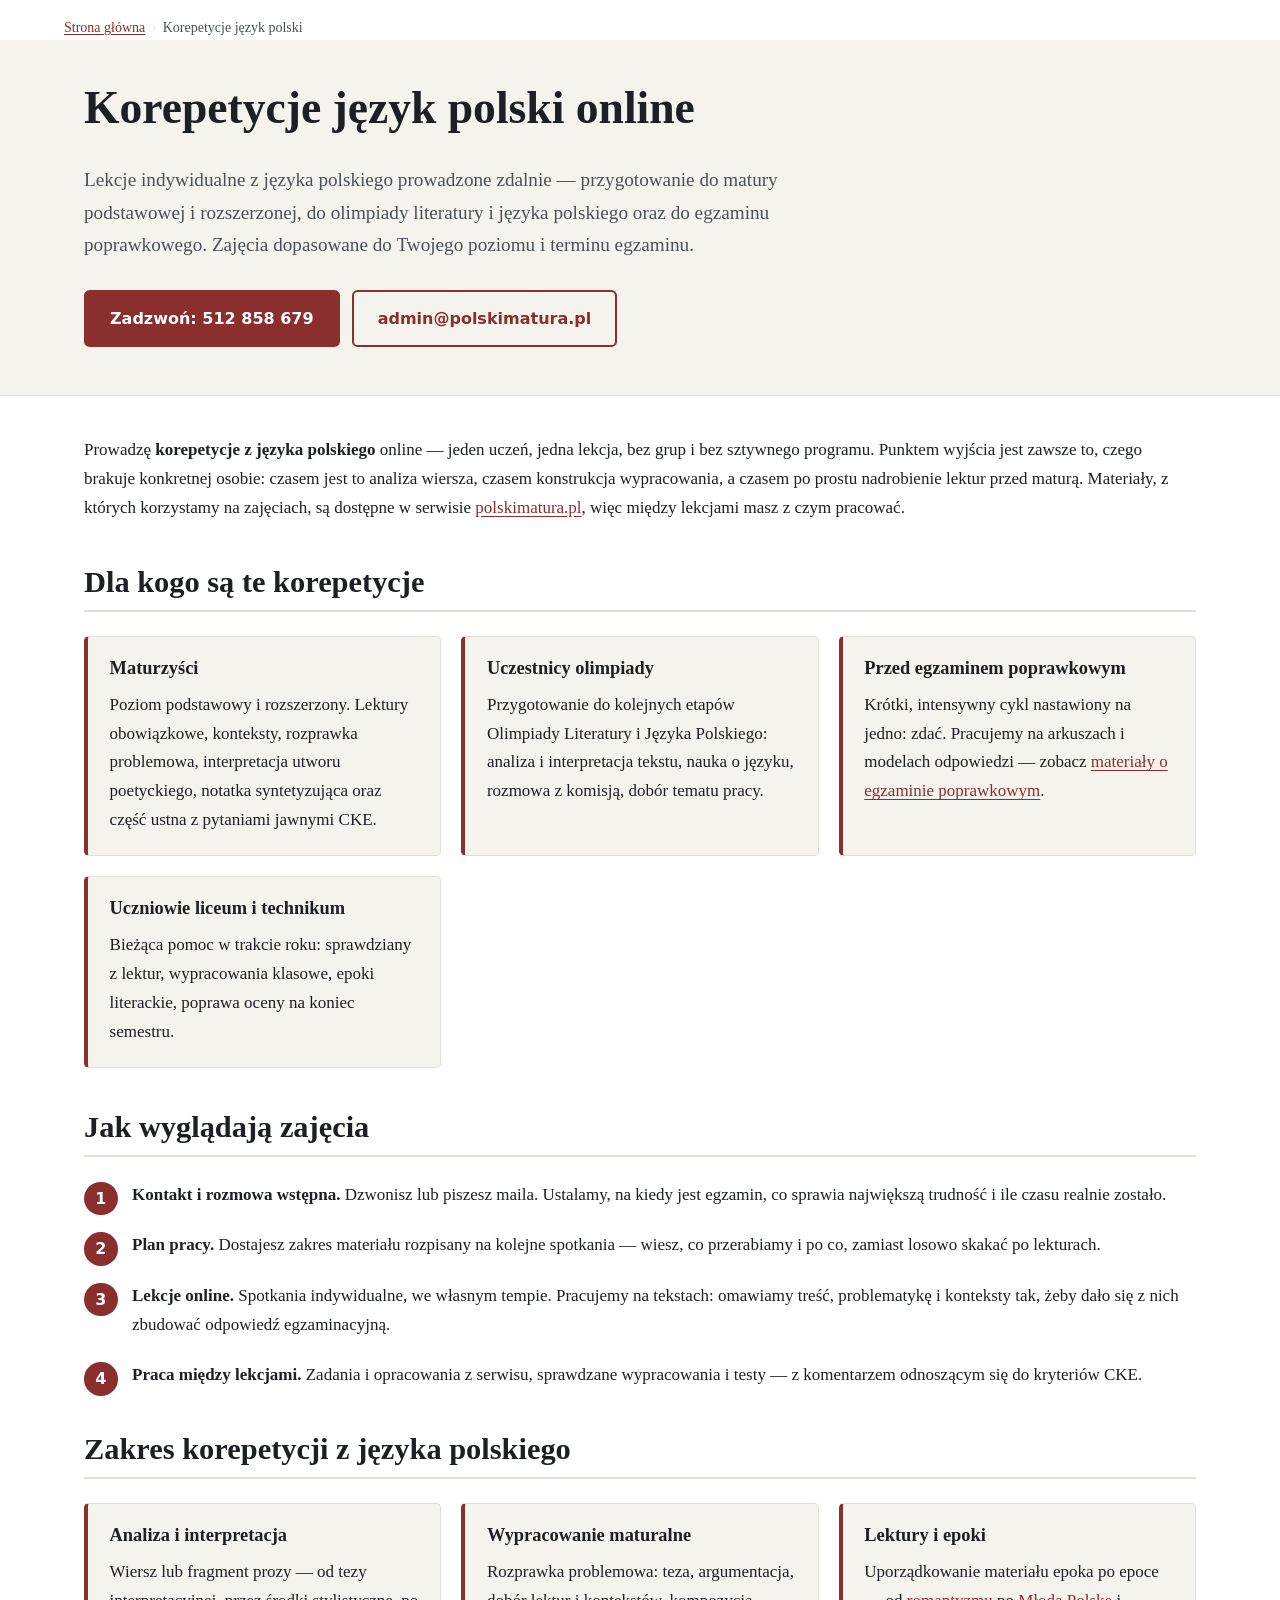
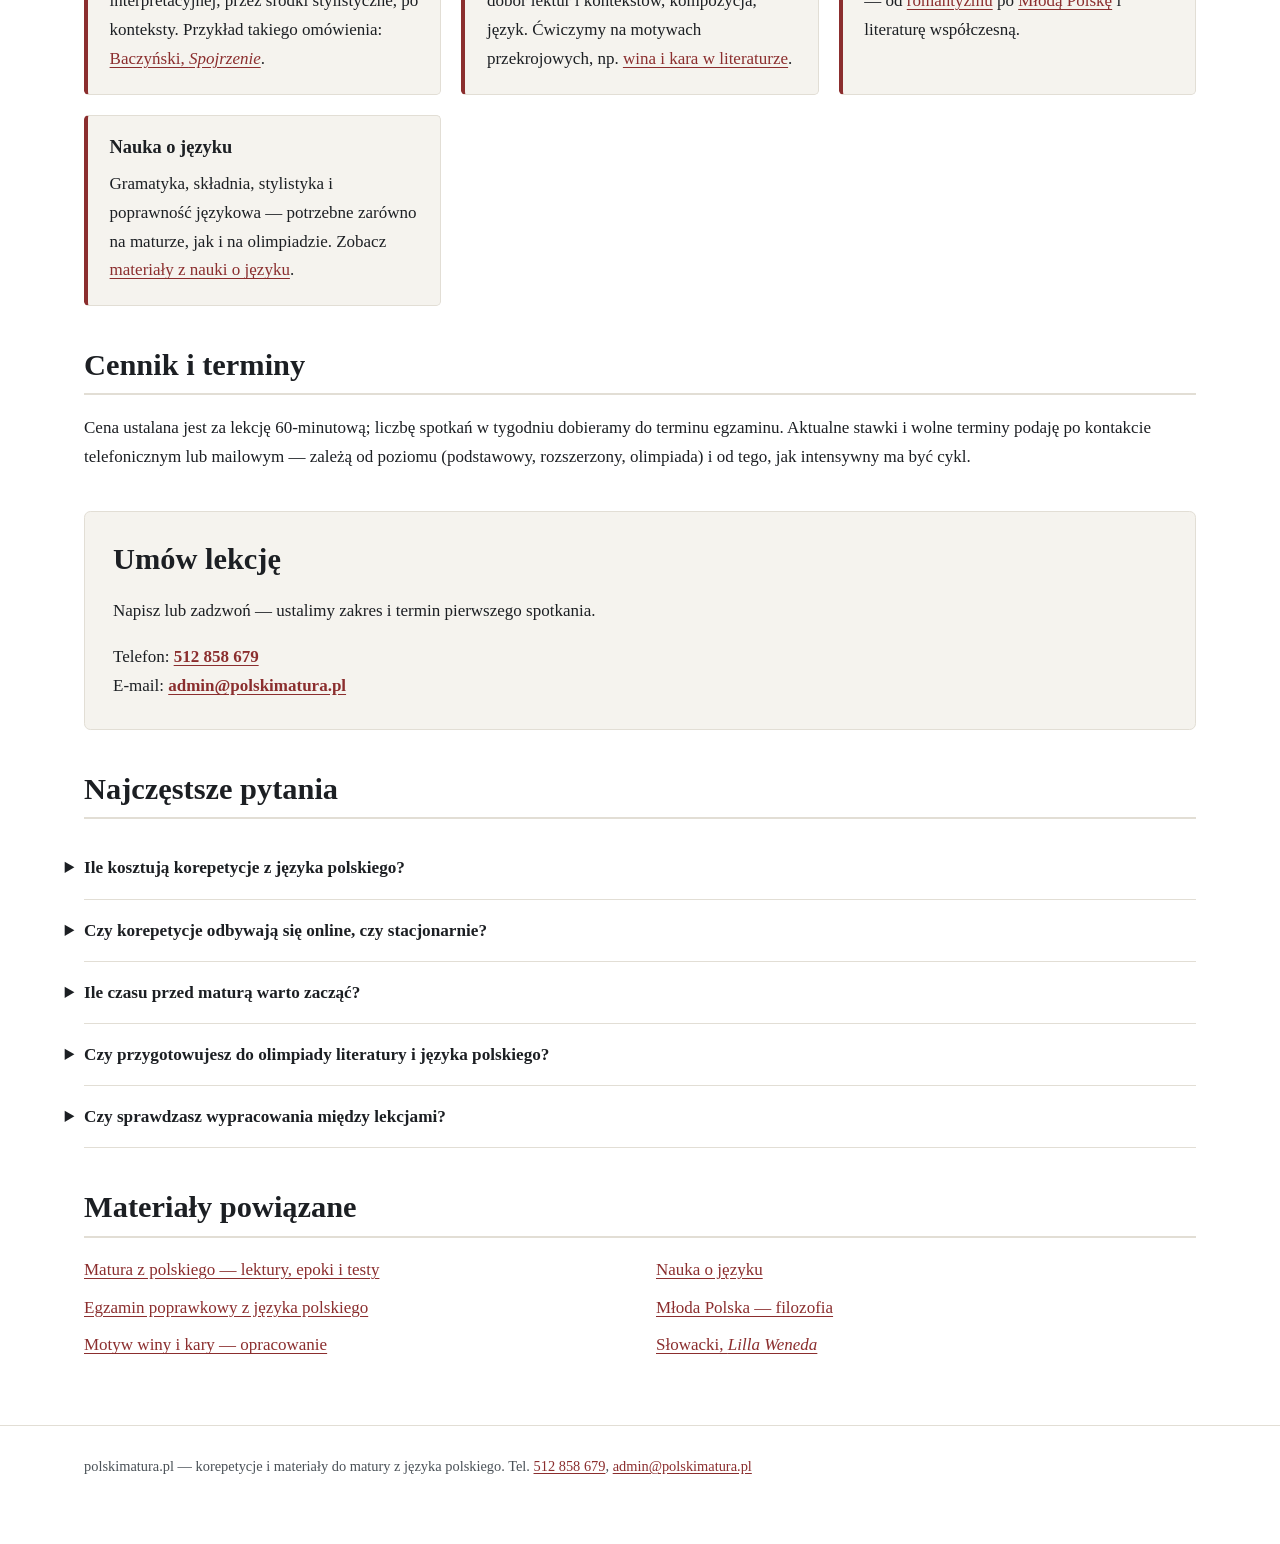
<file: korepetycje-jezyk-polski/index.html>
<!DOCTYPE html>
<html lang="pl">
<head>
<meta charset="utf-8">
<meta name="viewport" content="width=device-width, initial-scale=1">

<title>Korepetycje język polski online – matura, olimpiada | polskimatura.pl</title>
<meta name="description" content="Korepetycje z języka polskiego online: matura podstawowa i rozszerzona, olimpiada literatury, egzamin poprawkowy, analiza wiersza i wypracowanie. Lekcje indywidualne. Tel. 512 858 679.">
<link rel="canonical" href="https://polskimatura.pl/korepetycje-jezyk-polski/">
<meta name="robots" content="index, follow, max-snippet:-1, max-image-preview:large">

<meta property="og:type" content="website">
<meta property="og:locale" content="pl_PL">
<meta property="og:site_name" content="polskimatura.pl">
<meta property="og:url" content="https://polskimatura.pl/korepetycje-jezyk-polski/">
<meta property="og:title" content="Korepetycje język polski online – matura, olimpiada">
<meta property="og:description" content="Lekcje indywidualne z języka polskiego online. Matura, olimpiada literatury, egzamin poprawkowy, analiza tekstu i wypracowanie.">
<meta name="twitter:card" content="summary_large_image">

<!--
  UWAGA WDROŻENIOWA
  Ten plik jest samodzielny (style w <style>), żeby dało się go wgrać od razu.
  Docelowo: wytnij blok <style> i wstaw własny header/footer oraz arkusz CSS serwisu,
  tak żeby strona miała tę samą nawigację co reszta polskimatura.pl.
  Nie zmieniaj natomiast: <title>, <meta name="description">, <link rel="canonical">,
  <h1> ani bloków JSON-LD — to one odpowiadają za widoczność na frazę.
-->
<style>
  :root{
    --tekst:#1c1f23; --tekst-jasny:#4a5157; --tlo:#ffffff; --tlo-alt:#f5f3ee;
    --akcent:#8b2e2e; --akcent-ciemny:#6d2323; --linia:#e2ded5; --maks:72rem;
  }
  *,*::before,*::after{box-sizing:border-box}
  body{margin:0;background:var(--tlo);color:var(--tekst);
    font-family:Georgia,"Times New Roman",serif;font-size:1.0625rem;line-height:1.7;
    -webkit-text-size-adjust:100%}
  .owijka{max-width:var(--maks);margin-inline:auto;padding-inline:1.25rem}
  a{color:var(--akcent);text-decoration:underline;text-underline-offset:.15em}
  a:hover{color:var(--akcent-ciemny)}
  h1,h2,h3{font-family:Georgia,"Times New Roman",serif;line-height:1.25;margin:0 0 .6em}
  h1{font-size:clamp(1.9rem,4.4vw,2.85rem)}
  h2{font-size:clamp(1.4rem,3vw,1.9rem);margin-top:2.5rem;
     padding-bottom:.3em;border-bottom:2px solid var(--linia)}
  h3{font-size:1.15rem;margin-top:1.6rem}
  p{margin:0 0 1.1rem}

  .okruszki{font-size:.875rem;color:var(--tekst-jasny);padding:1rem 0 0}
  .okruszki ol{list-style:none;display:flex;flex-wrap:wrap;gap:.4rem;margin:0;padding:0}
  .okruszki li::after{content:"›";margin-left:.4rem;color:var(--linia)}
  .okruszki li:last-child::after{content:""}

  .hero{background:var(--tlo-alt);border-bottom:1px solid var(--linia);
        padding:2.5rem 0 3rem;margin-bottom:2.5rem}
  .lead{font-size:1.2rem;color:var(--tekst-jasny);max-width:46rem}

  .cta{display:flex;flex-wrap:wrap;gap:.75rem;margin-top:1.75rem}
  .btn{display:inline-block;padding:.8rem 1.5rem;border-radius:.35rem;
       font-family:system-ui,-apple-system,"Segoe UI",sans-serif;font-size:1rem;
       font-weight:600;text-decoration:none;border:2px solid var(--akcent)}
  .btn-glowny{background:var(--akcent);color:#fff}
  .btn-glowny:hover{background:var(--akcent-ciemny);border-color:var(--akcent-ciemny);color:#fff}
  .btn-drugi{background:transparent;color:var(--akcent)}
  .btn-drugi:hover{background:var(--akcent);color:#fff}

  .siatka{display:grid;gap:1.25rem;grid-template-columns:repeat(auto-fit,minmax(17rem,1fr));
          margin:1.5rem 0 0;padding:0;list-style:none}
  .karta{background:var(--tlo-alt);border:1px solid var(--linia);
         border-left:4px solid var(--akcent);border-radius:.3rem;padding:1.25rem 1.35rem}
  .karta h3{margin-top:0}
  .karta p:last-child{margin-bottom:0}

  .kroki{counter-reset:krok;list-style:none;padding:0;margin:1.5rem 0}
  .kroki li{counter-increment:krok;position:relative;padding-left:3rem;margin-bottom:1.35rem}
  .kroki li::before{content:counter(krok);position:absolute;left:0;top:.05em;
    width:2.1rem;height:2.1rem;border-radius:50%;background:var(--akcent);color:#fff;
    display:grid;place-items:center;font-family:system-ui,sans-serif;
    font-weight:700;font-size:1rem}

  details{border-bottom:1px solid var(--linia);padding:1rem 0}
  summary{cursor:pointer;font-weight:600;font-size:1.075rem;list-style-position:outside}
  summary:hover{color:var(--akcent)}
  details[open] summary{margin-bottom:.75rem;color:var(--akcent)}
  details p:last-child{margin-bottom:0}

  .kontakt{background:var(--tlo-alt);border:1px solid var(--linia);
           border-radius:.4rem;padding:1.75rem;margin:2.5rem 0}
  .kontakt p:last-child{margin-bottom:0}
  .kontakt a{font-weight:600}

  .powiazane{margin:0;padding:0;list-style:none;
             columns:2;column-gap:2rem}
  .powiazane li{margin-bottom:.55rem;break-inside:avoid}
  @media (max-width:34rem){.powiazane{columns:1}}

  .stopka{border-top:1px solid var(--linia);margin-top:3.5rem;padding:1.75rem 0 3rem;
          font-size:.9rem;color:var(--tekst-jasny)}
</style>
</head>
<body>

<!-- === MIEJSCE NA WSPÓLNY HEADER / NAWIGACJĘ SERWISU === -->

<nav class="okruszki owijka" aria-label="Ścieżka nawigacji">
  <ol>
    <li><a href="/">Strona główna</a></li>
    <li>Korepetycje język polski</li>
  </ol>
</nav>

<header class="hero">
  <div class="owijka">
    <h1>Korepetycje język polski online</h1>
    <p class="lead">
      Lekcje indywidualne z języka polskiego prowadzone zdalnie — przygotowanie do matury
      podstawowej i rozszerzonej, do olimpiady literatury i języka polskiego oraz do egzaminu
      poprawkowego. Zajęcia dopasowane do Twojego poziomu i terminu egzaminu.
    </p>
    <div class="cta">
      <a class="btn btn-glowny" href="tel:+48512858679">Zadzwoń: 512 858 679</a>
      <a class="btn btn-drugi" href="mailto:admin@polskimatura.pl">admin@polskimatura.pl</a>
    </div>
  </div>
</header>

<main class="owijka">

  <p>
    Prowadzę <strong>korepetycje z języka polskiego</strong> online — jeden uczeń, jedna lekcja,
    bez grup i bez sztywnego programu. Punktem wyjścia jest zawsze to, czego brakuje konkretnej
    osobie: czasem jest to analiza wiersza, czasem konstrukcja wypracowania, a czasem po prostu
    nadrobienie lektur przed maturą. Materiały, z których korzystamy na zajęciach, są dostępne
    w serwisie <a href="/">polskimatura.pl</a>, więc między lekcjami masz z czym pracować.
  </p>

  <h2>Dla kogo są te korepetycje</h2>
  <ul class="siatka">
    <li class="karta">
      <h3>Maturzyści</h3>
      <p>
        Poziom podstawowy i rozszerzony. Lektury obowiązkowe, konteksty, rozprawka problemowa,
        interpretacja utworu poetyckiego, notatka syntetyzująca oraz część ustna z pytaniami
        jawnymi CKE.
      </p>
    </li>
    <li class="karta">
      <h3>Uczestnicy olimpiady</h3>
      <p>
        Przygotowanie do kolejnych etapów Olimpiady Literatury i Języka Polskiego: analiza
        i interpretacja tekstu, nauka o języku, rozmowa z komisją, dobór tematu pracy.
      </p>
    </li>
    <li class="karta">
      <h3>Przed egzaminem poprawkowym</h3>
      <p>
        Krótki, intensywny cykl nastawiony na jedno: zdać. Pracujemy na arkuszach i modelach
        odpowiedzi — zobacz <a href="/test/egzamin-poprawkowy/">materiały o egzaminie
        poprawkowym</a>.
      </p>
    </li>
    <li class="karta">
      <h3>Uczniowie liceum i technikum</h3>
      <p>
        Bieżąca pomoc w trakcie roku: sprawdziany z lektur, wypracowania klasowe, epoki
        literackie, poprawa oceny na koniec semestru.
      </p>
    </li>
  </ul>

  <h2>Jak wyglądają zajęcia</h2>
  <ol class="kroki">
    <li>
      <strong>Kontakt i rozmowa wstępna.</strong> Dzwonisz lub piszesz maila. Ustalamy, na kiedy
      jest egzamin, co sprawia największą trudność i ile czasu realnie zostało.
    </li>
    <li>
      <strong>Plan pracy.</strong> Dostajesz zakres materiału rozpisany na kolejne spotkania —
      wiesz, co przerabiamy i po co, zamiast losowo skakać po lekturach.
    </li>
    <li>
      <strong>Lekcje online.</strong> Spotkania indywidualne, we własnym tempie. Pracujemy na
      tekstach: omawiamy treść, problematykę i konteksty tak, żeby dało się z nich zbudować
      odpowiedź egzaminacyjną.
    </li>
    <li>
      <strong>Praca między lekcjami.</strong> Zadania i opracowania z serwisu, sprawdzane
      wypracowania i testy — z komentarzem odnoszącym się do kryteriów CKE.
    </li>
  </ol>

  <h2>Zakres korepetycji z języka polskiego</h2>
  <ul class="siatka">
    <li class="karta">
      <h3>Analiza i interpretacja</h3>
      <p>
        Wiersz lub fragment prozy — od tezy interpretacyjnej, przez środki stylistyczne, po
        konteksty. Przykład takiego omówienia:
        <a href="/autorzy-teksty/baczynski-spojrzenie.html">Baczyński, <i>Spojrzenie</i></a>.
      </p>
    </li>
    <li class="karta">
      <h3>Wypracowanie maturalne</h3>
      <p>
        Rozprawka problemowa: teza, argumentacja, dobór lektur i kontekstów, kompozycja,
        język. Ćwiczymy na motywach przekrojowych, np.
        <a href="/motyw-winy-i-kary.html">wina i kara w literaturze</a>.
      </p>
    </li>
    <li class="karta">
      <h3>Lektury i epoki</h3>
      <p>
        Uporządkowanie materiału epoka po epoce — od
        <a href="/epoki/romantyzm/slowacki/lilla-weneda.html">romantyzmu</a> po
        <a href="/epoki/mloda-polska/filozofia.html">Młodą Polskę</a> i literaturę współczesną.
      </p>
    </li>
    <li class="karta">
      <h3>Nauka o języku</h3>
      <p>
        Gramatyka, składnia, stylistyka i poprawność językowa — potrzebne zarówno na maturze,
        jak i na olimpiadzie. Zobacz <a href="/polonista/nauka-o-jezyku/">materiały z nauki
        o języku</a>.
      </p>
    </li>
  </ul>

  <h2>Cennik i terminy</h2>
  <p>
    <!--
      DO UZUPEŁNIENIA PRZED PUBLIKACJĄ:
      wpisz realną cenę za 60 min i dostępne terminy.
      Jeśli podasz konkretną kwotę, odkomentuj też blok "offers" w JSON-LD na dole pliku
      i wstaw tę samą wartość. Nie publikuj ceny w danych strukturalnych,
      jeśli nie ma jej w widocznej treści strony.
    -->
    Cena ustalana jest za lekcję 60-minutową; liczbę spotkań w tygodniu dobieramy do terminu
    egzaminu. Aktualne stawki i wolne terminy podaję po kontakcie telefonicznym lub mailowym —
    zależą od poziomu (podstawowy, rozszerzony, olimpiada) i od tego, jak intensywny ma być cykl.
  </p>

  <div class="kontakt">
    <h2 style="margin-top:0;border:0;padding:0">Umów lekcję</h2>
    <p>
      Napisz lub zadzwoń — ustalimy zakres i termin pierwszego spotkania.
    </p>
    <p>
      Telefon: <a href="tel:+48512858679">512 858 679</a><br>
      E-mail: <a href="mailto:admin@polskimatura.pl">admin@polskimatura.pl</a>
    </p>
  </div>

  <h2>Najczęstsze pytania</h2>

  <details>
    <summary>Ile kosztują korepetycje z języka polskiego?</summary>
    <p>
      Stawkę podaję po krótkiej rozmowie, bo zależy od poziomu i intensywności cyklu.
      Inaczej wygląda przygotowanie do matury podstawowej rozłożone na cały rok, a inaczej
      kilkutygodniowy kurs przed olimpiadą albo egzaminem poprawkowym. Zadzwoń pod
      512 858 679 lub napisz na admin@polskimatura.pl.
    </p>
  </details>

  <details>
    <summary>Czy korepetycje odbywają się online, czy stacjonarnie?</summary>
    <p>
      Zajęcia prowadzone są online, indywidualnie. Dzięki temu nie ma znaczenia, gdzie
      mieszkasz, a lekcję da się umówić także wieczorem albo w weekend.
    </p>
  </details>

  <details>
    <summary>Ile czasu przed maturą warto zacząć?</summary>
    <p>
      Im wcześniej, tym spokojniej — optymalnie od początku klasy maturalnej, bo wtedy da się
      przerobić lektury bez pośpiechu. Sensowne są jednak także krótsze cykle: kilkanaście
      spotkań skupionych na wypracowaniu i najczęściej pojawiających się lekturach realnie
      podnosi wynik.
    </p>
  </details>

  <details>
    <summary>Czy przygotowujesz do olimpiady literatury i języka polskiego?</summary>
    <p>
      Tak. To osobny tryb pracy: analiza tekstu na poziomie wykraczającym poza maturę, nauka
      o języku, pomoc w wyborze i prowadzeniu tematu pracy oraz przygotowanie do rozmowy
      z komisją na kolejnych etapach.
    </p>
  </details>

  <details>
    <summary>Czy sprawdzasz wypracowania między lekcjami?</summary>
    <p>
      Tak. Wypracowania i testy sprawdzam z komentarzem odnoszącym się do kryteriów CKE —
      widzisz nie tylko ocenę, ale i to, w którym kryterium tracisz punkty i jak to poprawić.
    </p>
  </details>

  <h2>Materiały powiązane</h2>
  <ul class="powiazane">
    <li><a href="/">Matura z polskiego — lektury, epoki i testy</a></li>
    <li><a href="/test/egzamin-poprawkowy/">Egzamin poprawkowy z języka polskiego</a></li>
    <li><a href="/motyw-winy-i-kary.html">Motyw winy i kary — opracowanie</a></li>
    <li><a href="/polonista/nauka-o-jezyku/">Nauka o języku</a></li>
    <li><a href="/epoki/mloda-polska/filozofia.html">Młoda Polska — filozofia</a></li>
    <li><a href="/epoki/romantyzm/slowacki/lilla-weneda.html">Słowacki, <i>Lilla Weneda</i></a></li>
  </ul>

</main>

<footer class="stopka">
  <div class="owijka">
    <p>
      polskimatura.pl — korepetycje i materiały do matury z języka polskiego.
      Tel. <a href="tel:+48512858679">512 858 679</a>,
      <a href="mailto:admin@polskimatura.pl">admin@polskimatura.pl</a>
    </p>
  </div>
</footer>

<!-- === MIEJSCE NA WSPÓLNY FOOTER SERWISU === -->

<script type="application/ld+json">
{
  "@context": "https://schema.org",
  "@graph": [
    {
      "@type": "Service",
      "@id": "https://polskimatura.pl/korepetycje-jezyk-polski/#usluga",
      "name": "Korepetycje język polski online",
      "serviceType": "Korepetycje z języka polskiego",
      "description": "Indywidualne korepetycje z języka polskiego online: przygotowanie do matury podstawowej i rozszerzonej, do olimpiady literatury i języka polskiego oraz do egzaminu poprawkowego.",
      "url": "https://polskimatura.pl/korepetycje-jezyk-polski/",
      "provider": { "@id": "https://polskimatura.pl/#organizacja" },
      "areaServed": { "@type": "Country", "name": "Polska" },
      "availableChannel": {
        "@type": "ServiceChannel",
        "serviceUrl": "https://polskimatura.pl/korepetycje-jezyk-polski/",
        "servicePhone": "+48512858679"
      },
      "audience": {
        "@type": "EducationalAudience",
        "educationalRole": "student"
      },
      "hasOfferCatalog": {
        "@type": "OfferCatalog",
        "name": "Zakres korepetycji z języka polskiego",
        "itemListElement": [
          { "@type": "Offer", "itemOffered": { "@type": "Service", "name": "Przygotowanie do matury z języka polskiego (poziom podstawowy)" } },
          { "@type": "Offer", "itemOffered": { "@type": "Service", "name": "Przygotowanie do matury z języka polskiego (poziom rozszerzony)" } },
          { "@type": "Offer", "itemOffered": { "@type": "Service", "name": "Przygotowanie do Olimpiady Literatury i Języka Polskiego" } },
          { "@type": "Offer", "itemOffered": { "@type": "Service", "name": "Przygotowanie do egzaminu poprawkowego z języka polskiego" } },
          { "@type": "Offer", "itemOffered": { "@type": "Service", "name": "Analiza i interpretacja tekstu, wypracowanie maturalne" } }
        ]
      }
    },
    {
      "@type": "Organization",
      "@id": "https://polskimatura.pl/#organizacja",
      "name": "polskimatura.pl",
      "url": "https://polskimatura.pl/",
      "email": "admin@polskimatura.pl",
      "telephone": "+48512858679",
      "contactPoint": {
        "@type": "ContactPoint",
        "telephone": "+48512858679",
        "email": "admin@polskimatura.pl",
        "contactType": "customer service",
        "availableLanguage": "pl"
      }
    },
    {
      "@type": "BreadcrumbList",
      "itemListElement": [
        { "@type": "ListItem", "position": 1, "name": "Strona główna", "item": "https://polskimatura.pl/" },
        { "@type": "ListItem", "position": 2, "name": "Korepetycje język polski", "item": "https://polskimatura.pl/korepetycje-jezyk-polski/" }
      ]
    },
    {
      "@type": "FAQPage",
      "mainEntity": [
        {
          "@type": "Question",
          "name": "Ile kosztują korepetycje z języka polskiego?",
          "acceptedAnswer": {
            "@type": "Answer",
            "text": "Stawkę podaję po krótkiej rozmowie, bo zależy od poziomu i intensywności cyklu. Inaczej wygląda przygotowanie do matury podstawowej rozłożone na cały rok, a inaczej kilkutygodniowy kurs przed olimpiadą albo egzaminem poprawkowym. Kontakt: 512 858 679, admin@polskimatura.pl."
          }
        },
        {
          "@type": "Question",
          "name": "Czy korepetycje odbywają się online, czy stacjonarnie?",
          "acceptedAnswer": {
            "@type": "Answer",
            "text": "Zajęcia prowadzone są online, indywidualnie. Nie ma znaczenia, gdzie mieszkasz, a lekcję da się umówić także wieczorem albo w weekend."
          }
        },
        {
          "@type": "Question",
          "name": "Ile czasu przed maturą warto zacząć korepetycje?",
          "acceptedAnswer": {
            "@type": "Answer",
            "text": "Optymalnie od początku klasy maturalnej, bo wtedy da się przerobić lektury bez pośpiechu. Sensowne są jednak także krótsze cykle: kilkanaście spotkań skupionych na wypracowaniu i najczęściej pojawiających się lekturach realnie podnosi wynik."
          }
        },
        {
          "@type": "Question",
          "name": "Czy przygotowujesz do olimpiady literatury i języka polskiego?",
          "acceptedAnswer": {
            "@type": "Answer",
            "text": "Tak. To osobny tryb pracy: analiza tekstu na poziomie wykraczającym poza maturę, nauka o języku, pomoc w wyborze i prowadzeniu tematu pracy oraz przygotowanie do rozmowy z komisją na kolejnych etapach."
          }
        },
        {
          "@type": "Question",
          "name": "Czy sprawdzasz wypracowania między lekcjami?",
          "acceptedAnswer": {
            "@type": "Answer",
            "text": "Tak. Wypracowania i testy sprawdzam z komentarzem odnoszącym się do kryteriów CKE — widać nie tylko ocenę, ale i to, w którym kryterium uczeń traci punkty i jak to poprawić."
          }
        }
      ]
    }
  ]
}
</script>

</body>
</html>
</file>
